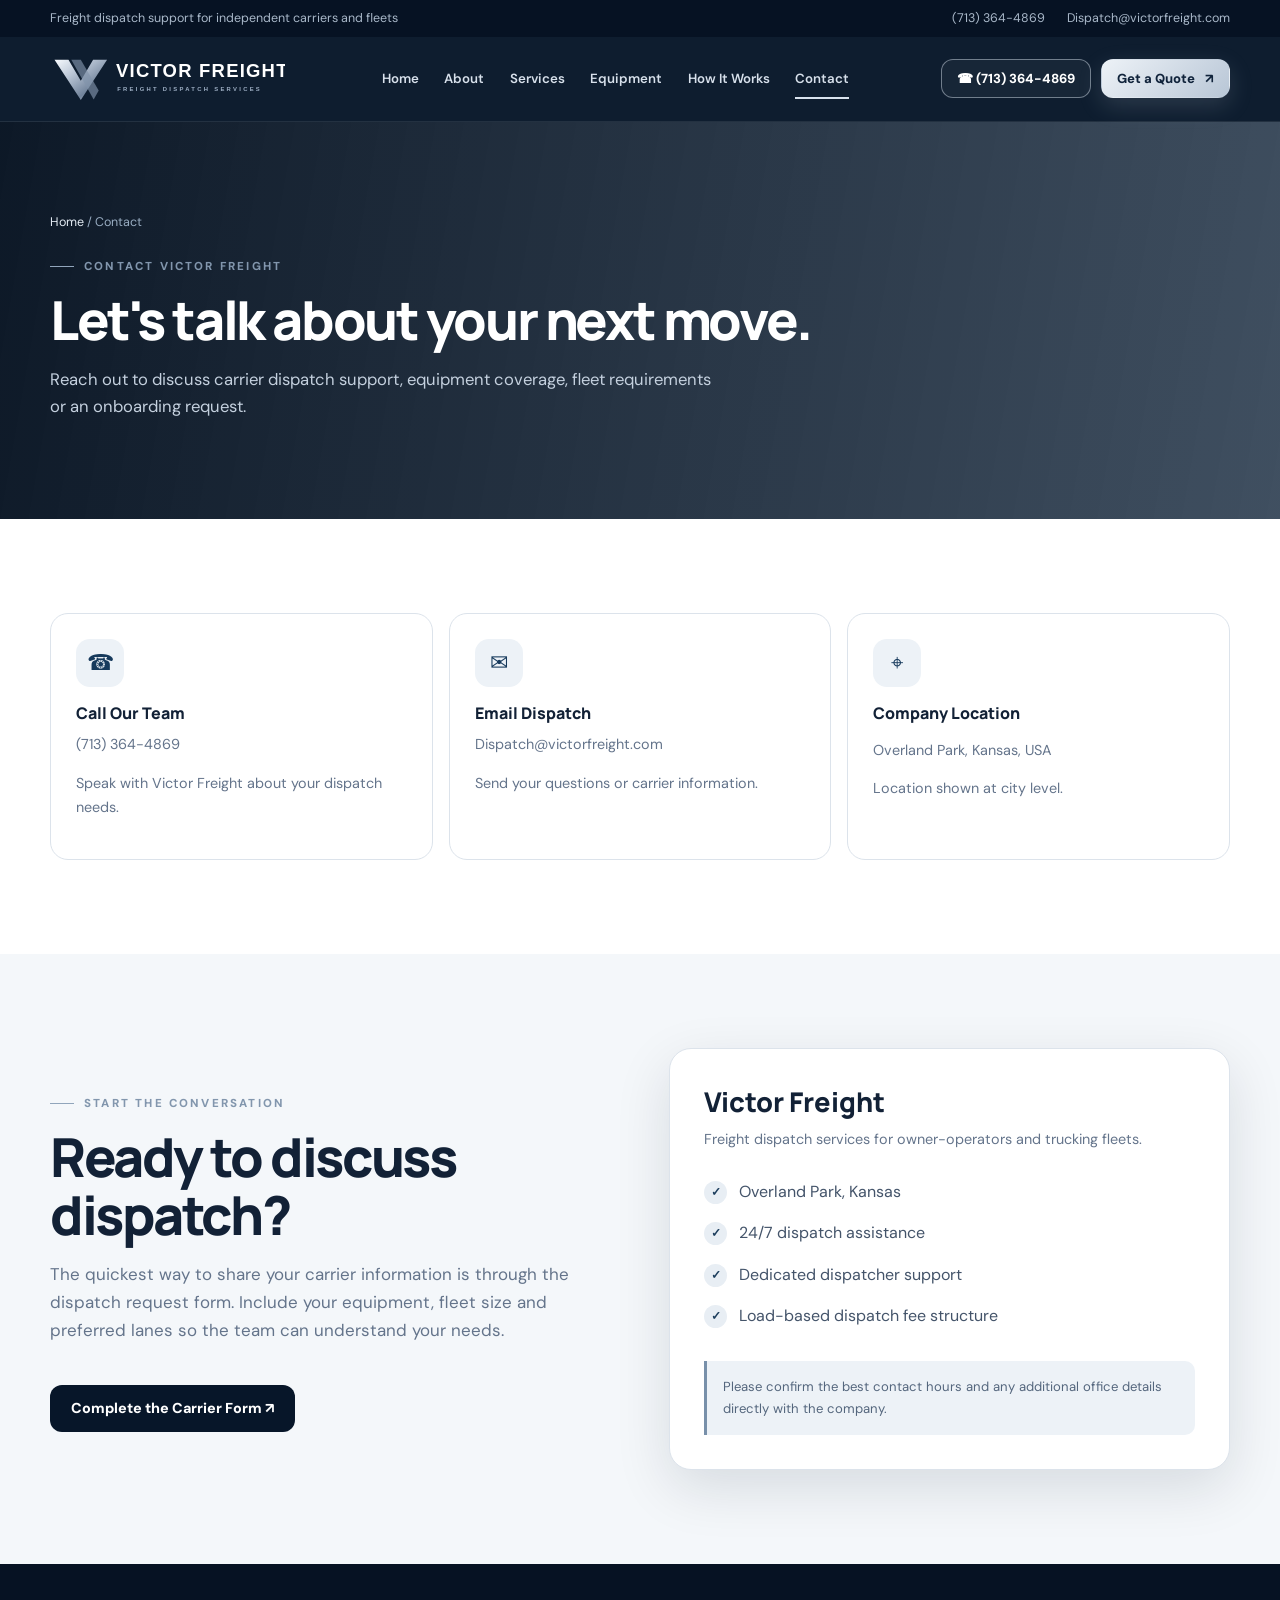
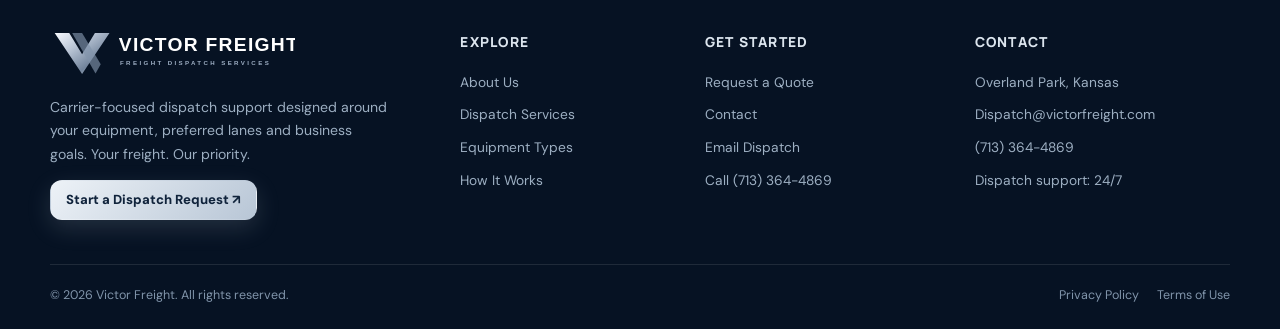
<file: contact.html>
<!doctype html>
<html lang="en-US"><head>
<meta charset="utf-8"><meta name="viewport" content="width=device-width, initial-scale=1">
<title>Contact Victor Freight | Dispatch Support</title><meta name="description" content="Contact Victor Freight in Overland Park, Kansas for carrier dispatch services. Call, email or submit a carrier dispatch request."><meta name="theme-color" content="#071629">
<link rel="icon" type="image/svg+xml" href="assets/img/favicon.svg"><link rel="stylesheet" href="assets/css/style.css">
<meta property="og:type" content="website"><meta property="og:site_name" content="Victor Freight"><meta property="og:title" content="Contact Victor Freight | Dispatch Support"><meta property="og:description" content="Contact Victor Freight in Overland Park, Kansas for carrier dispatch services. Call, email or submit a carrier dispatch request."><meta property="og:image" content="https://images.pexels.com/photos/37753989/pexels-photo-37753989.jpeg?auto=compress&cs=tinysrgb&w=1200">
</head><body data-page="contact">
<div data-site-header></div>

<main><section class="page-hero"><div class="container"><div class="breadcrumb"><a href="index.html">Home</a> / Contact</div><span class="eyebrow">Contact Victor Freight</span><h1 class="page-title">Let's talk about your next move.</h1><p>Reach out to discuss carrier dispatch support, equipment coverage, fleet requirements or an onboarding request.</p></div></section>
<section class="section"><div class="container"><div class="contact-grid"><div class="contact-card"><div class="line-icon">☎</div><h3>Call Our Team</h3><a href="tel:+17133644869">(713) 364-4869</a><p>Speak with Victor Freight about your dispatch needs.</p></div><div class="contact-card"><div class="line-icon">✉</div><h3>Email Dispatch</h3><a href="mailto:Dispatch@victorfreight.com">Dispatch@victorfreight.com</a><p>Send your questions or carrier information.</p></div><div class="contact-card"><div class="line-icon">⌖</div><h3>Company Location</h3><p>Overland Park, Kansas, USA</p><p>Location shown at city level.</p></div></div></div></section>
<section class="section section-soft"><div class="container grid-2"><div><span class="eyebrow">Start the conversation</span><div class="section-head"><h2>Ready to discuss dispatch?</h2><p>The quickest way to share your carrier information is through the dispatch request form. Include your equipment, fleet size and preferred lanes so the team can understand your needs.</p></div><a class="btn btn-dark" href="quote.html">Complete the Carrier Form ↗</a></div><div class="form-card"><h2>Victor Freight</h2><p class="form-intro">Freight dispatch services for owner-operators and trucking fleets.</p><div class="check-list"><li><span class="check">✓</span><span>Overland Park, Kansas</span></li><li><span class="check">✓</span><span>24/7 dispatch assistance</span></li><li><span class="check">✓</span><span>Dedicated dispatcher support</span></li><li><span class="check">✓</span><span>Load-based dispatch fee structure</span></li></div><div class="notice">Please confirm the best contact hours and any additional office details directly with the company.</div></div></div></section></main>
<div data-site-footer></div>
<script src="assets/js/config.js"></script><script src="assets/js/site.js"></script>
</body></html>
</file>
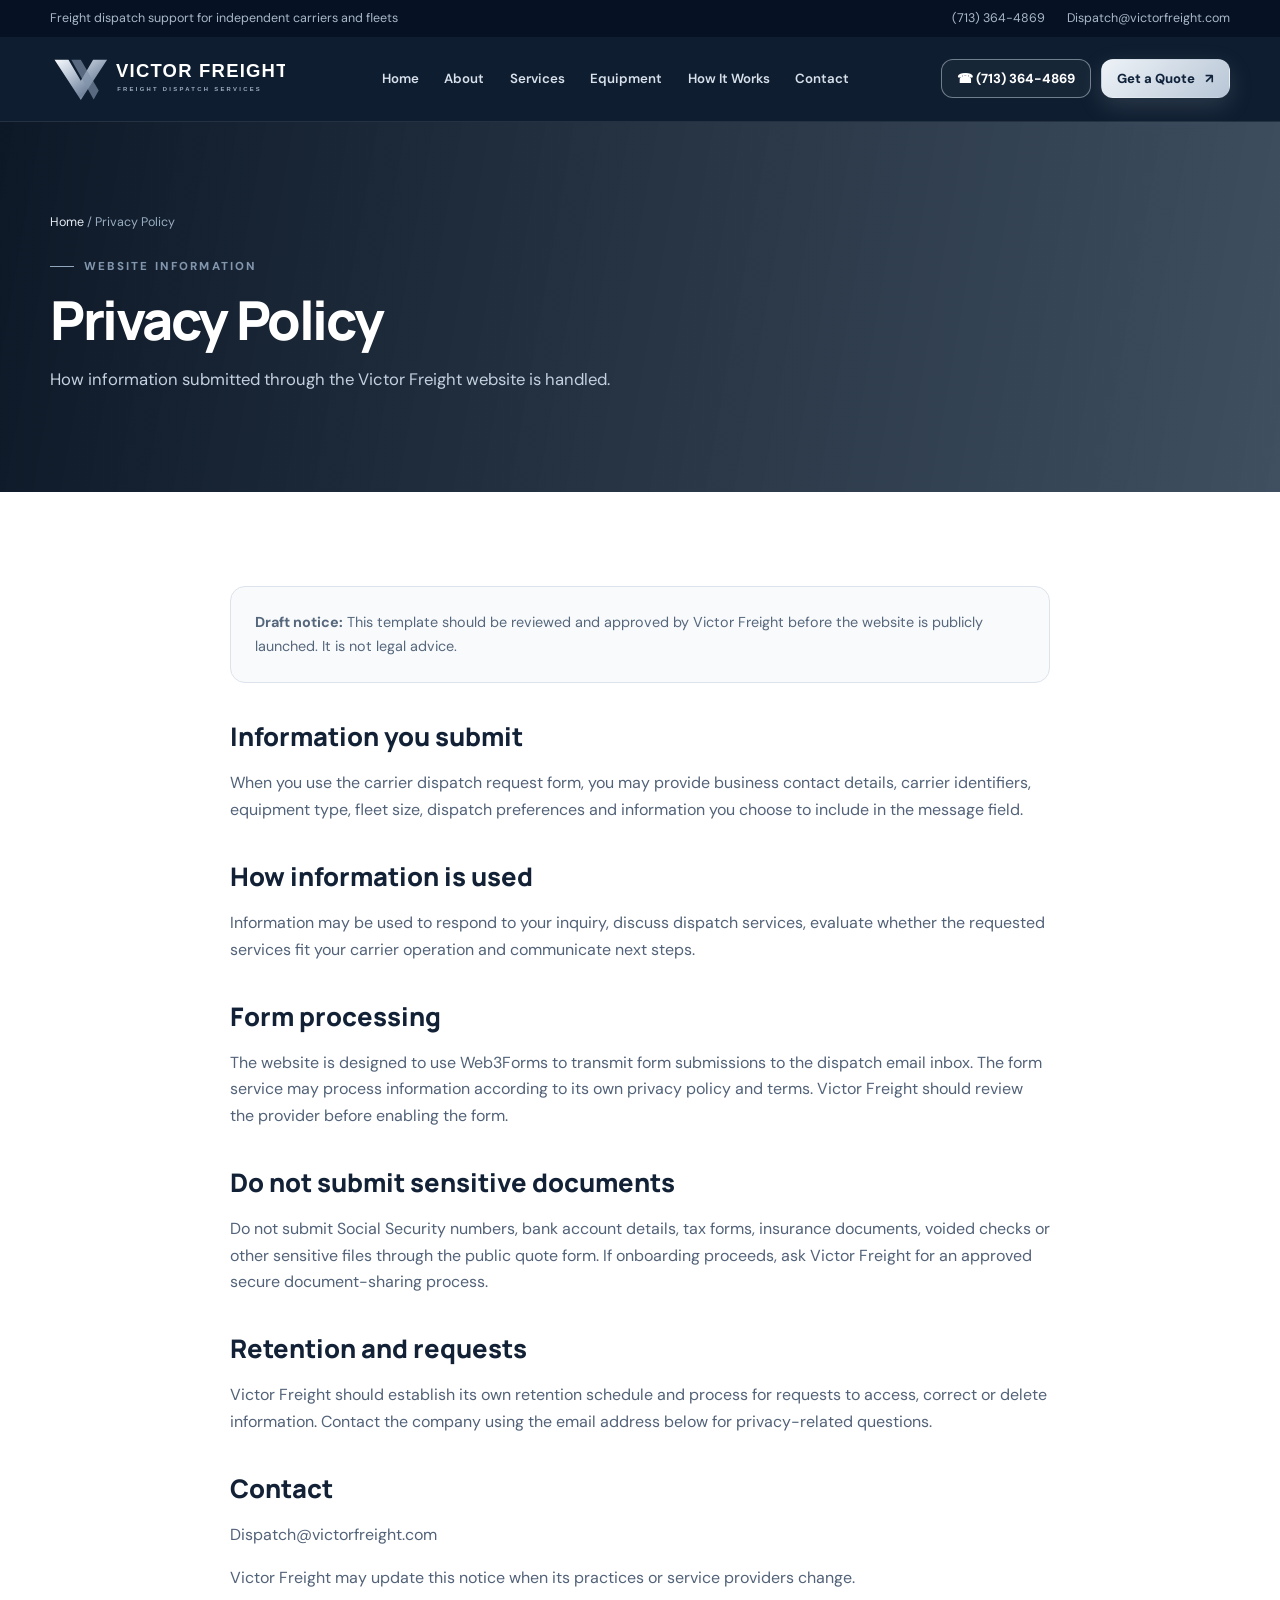
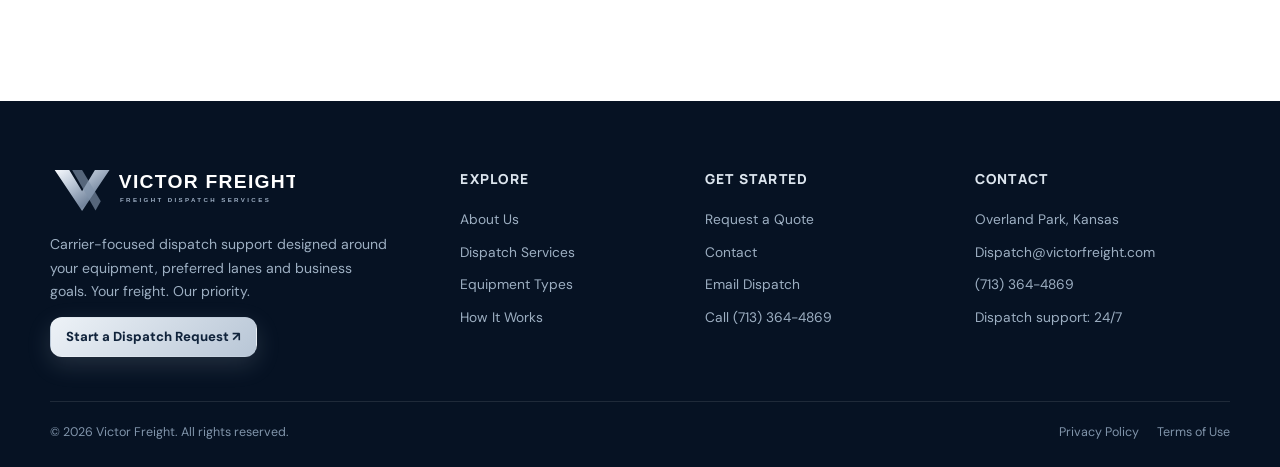
<file: privacy.html>
<!doctype html>
<html lang="en-US"><head>
<meta charset="utf-8"><meta name="viewport" content="width=device-width, initial-scale=1">
<title>Privacy Policy | Victor Freight</title><meta name="description" content="Read the Victor Freight website privacy notice for carrier inquiry form submissions and contact information."><meta name="theme-color" content="#071629">
<link rel="icon" type="image/svg+xml" href="assets/img/favicon.svg"><link rel="stylesheet" href="assets/css/style.css">
<meta property="og:type" content="website"><meta property="og:site_name" content="Victor Freight"><meta property="og:title" content="Privacy Policy | Victor Freight"><meta property="og:description" content="Read the Victor Freight website privacy notice for carrier inquiry form submissions and contact information."><meta property="og:image" content="https://images.pexels.com/photos/37753989/pexels-photo-37753989.jpeg?auto=compress&cs=tinysrgb&w=1200">
</head><body data-page="privacy">
<div data-site-header></div>

<main><section class="page-hero"><div class="container"><div class="breadcrumb"><a href="index.html">Home</a> / Privacy Policy</div><span class="eyebrow">Website information</span><h1 class="page-title">Privacy Policy</h1><p>How information submitted through the Victor Freight website is handled.</p></div></section><section class="section"><div class="container content-narrow"><div class="legal-box"><strong>Draft notice:</strong> This template should be reviewed and approved by Victor Freight before the website is publicly launched. It is not legal advice.</div><h2>Information you submit</h2><p>When you use the carrier dispatch request form, you may provide business contact details, carrier identifiers, equipment type, fleet size, dispatch preferences and information you choose to include in the message field.</p><h2>How information is used</h2><p>Information may be used to respond to your inquiry, discuss dispatch services, evaluate whether the requested services fit your carrier operation and communicate next steps.</p><h2>Form processing</h2><p>The website is designed to use Web3Forms to transmit form submissions to the dispatch email inbox. The form service may process information according to its own privacy policy and terms. Victor Freight should review the provider before enabling the form.</p><h2>Do not submit sensitive documents</h2><p>Do not submit Social Security numbers, bank account details, tax forms, insurance documents, voided checks or other sensitive files through the public quote form. If onboarding proceeds, ask Victor Freight for an approved secure document-sharing process.</p><h2>Retention and requests</h2><p>Victor Freight should establish its own retention schedule and process for requests to access, correct or delete information. Contact the company using the email address below for privacy-related questions.</p><h2>Contact</h2><p><a href="mailto:Dispatch@victorfreight.com">Dispatch@victorfreight.com</a></p><p>Victor Freight may update this notice when its practices or service providers change.</p></div></section></main>
<div data-site-footer></div>
<script src="assets/js/config.js"></script><script src="assets/js/site.js"></script>
</body></html>
</file>
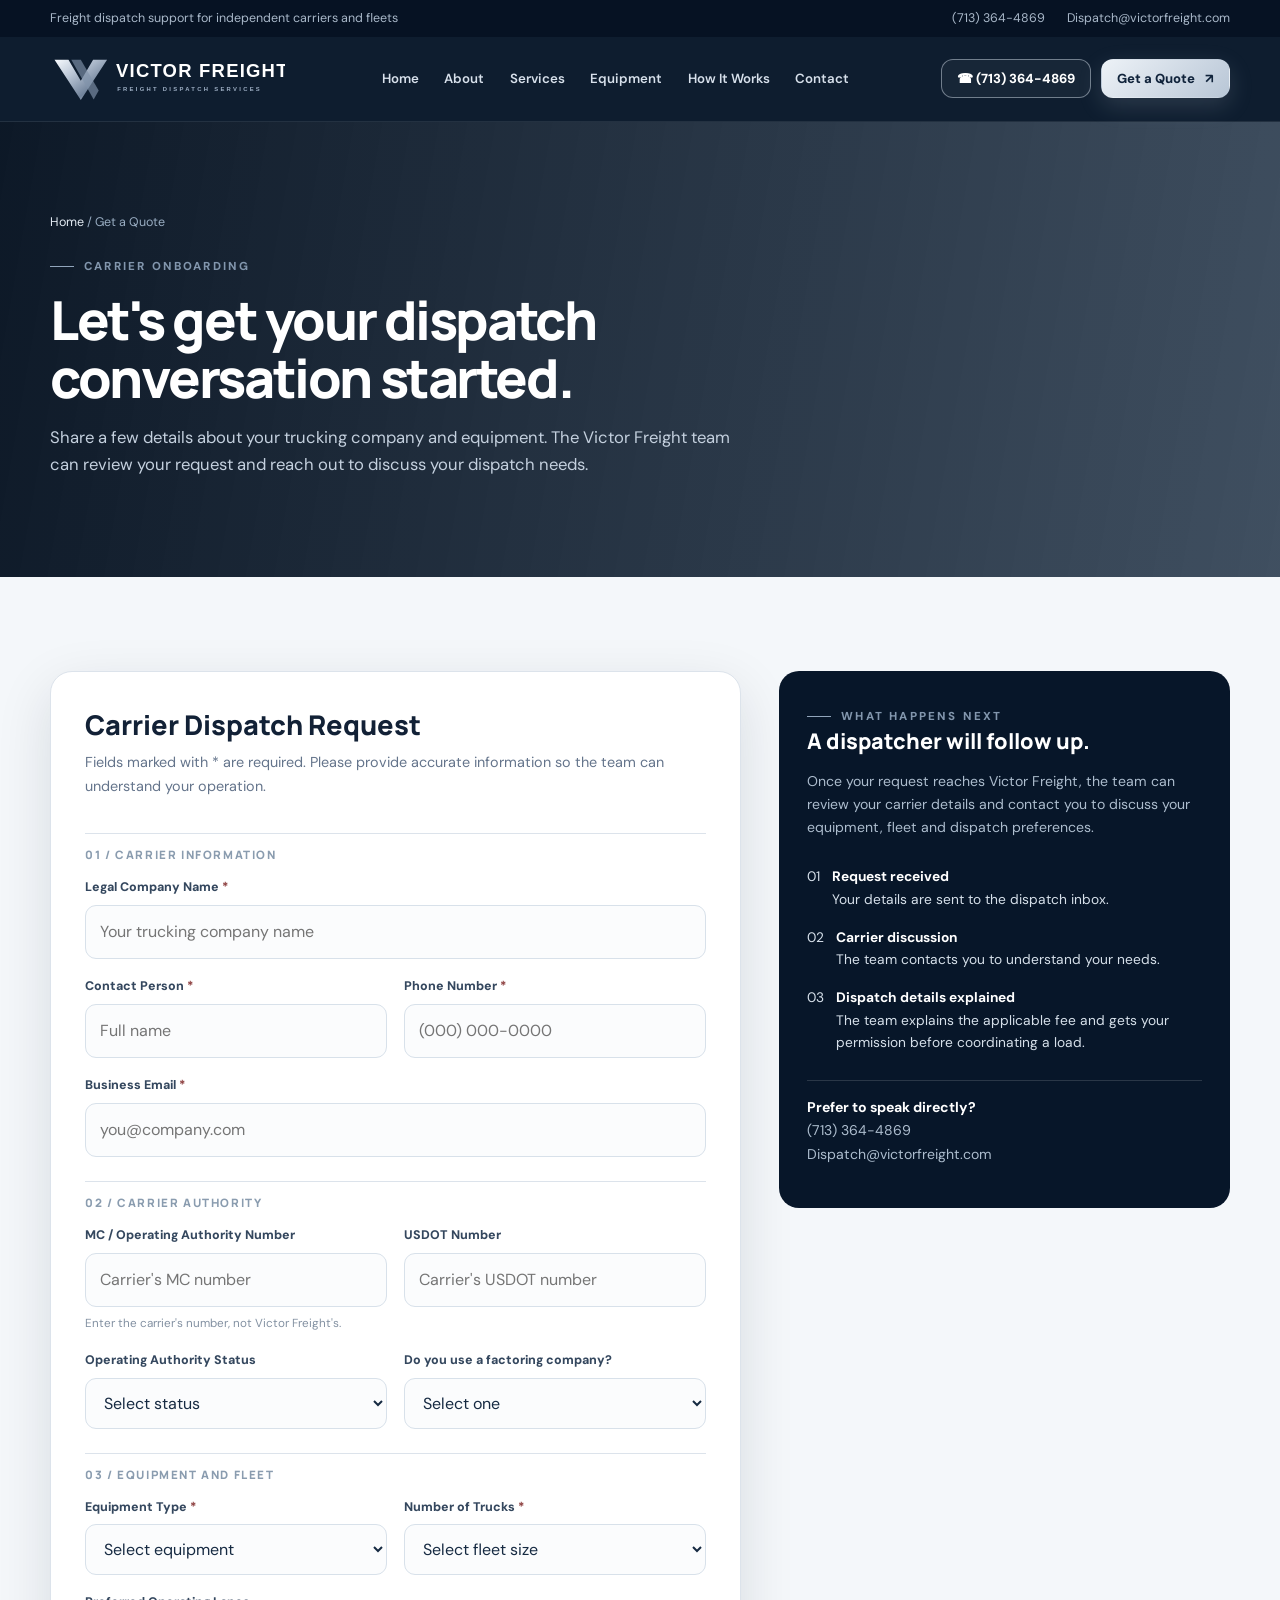
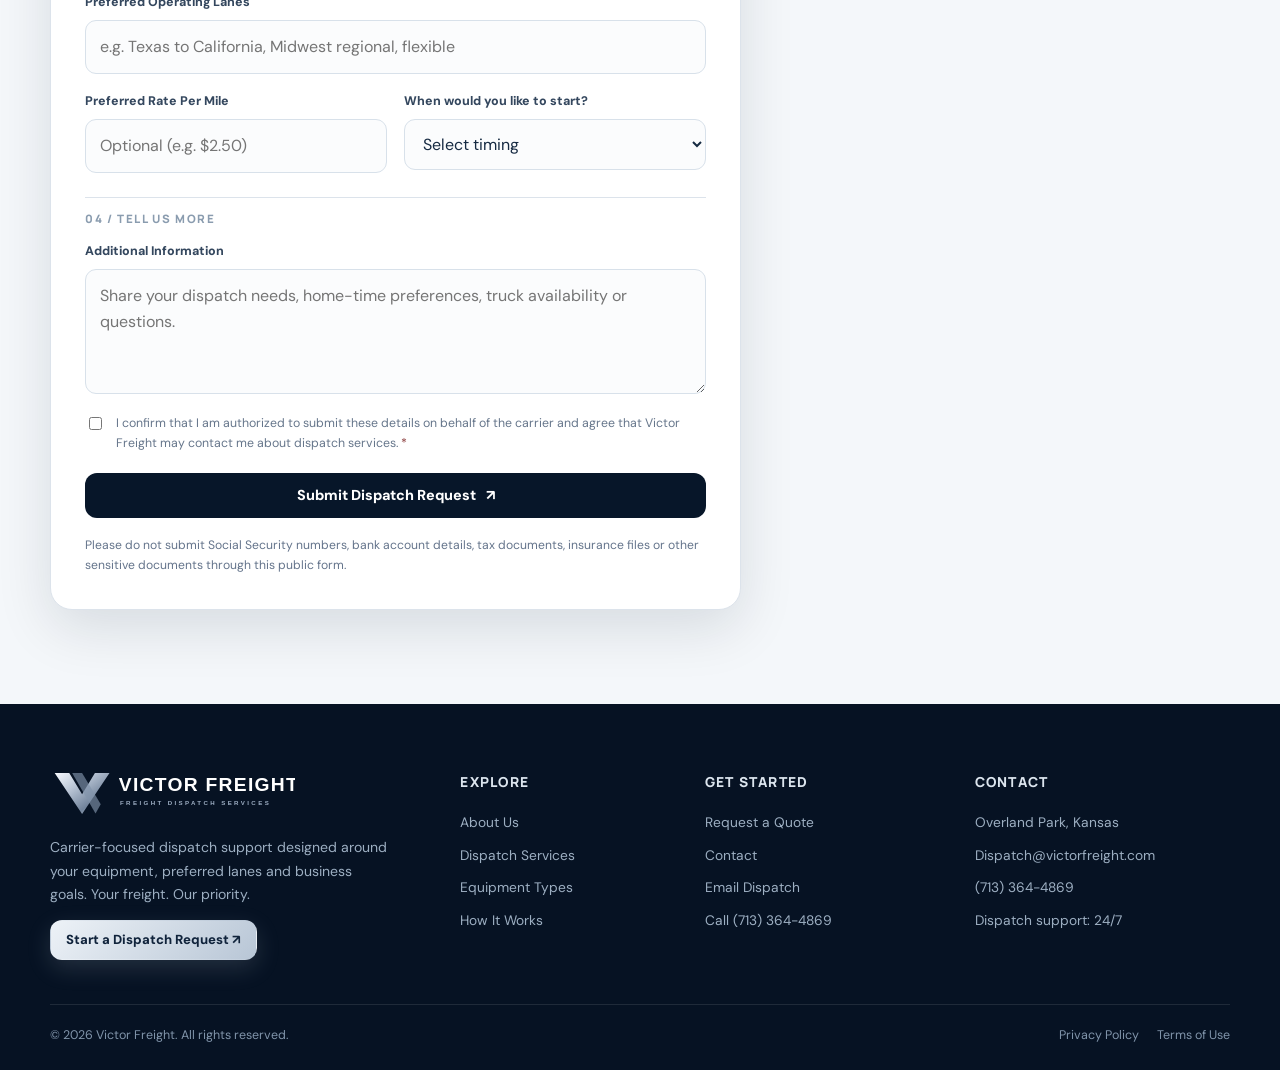
<file: quote.html>
<!doctype html>
<html lang="en-US"><head>
<meta charset="utf-8"><meta name="viewport" content="width=device-width, initial-scale=1">
<title>Get a Dispatch Quote | Victor Freight Carrier Request</title><meta name="description" content="Request freight dispatch services from Victor Freight. Submit your carrier, equipment, fleet and dispatch preferences for follow-up."><meta name="theme-color" content="#071629">
<link rel="icon" type="image/svg+xml" href="assets/img/favicon.svg"><link rel="stylesheet" href="assets/css/style.css">
<meta property="og:type" content="website"><meta property="og:site_name" content="Victor Freight"><meta property="og:title" content="Get a Dispatch Quote | Victor Freight Carrier Request"><meta property="og:description" content="Request freight dispatch services from Victor Freight. Submit your carrier, equipment, fleet and dispatch preferences for follow-up."><meta property="og:image" content="https://images.pexels.com/photos/37753989/pexels-photo-37753989.jpeg?auto=compress&cs=tinysrgb&w=1200">
</head><body data-page="quote">
<div data-site-header></div>

<main><section class="page-hero"><div class="container"><div class="breadcrumb"><a href="index.html">Home</a> / Get a Quote</div><span class="eyebrow">Carrier onboarding</span><h1 class="page-title">Let's get your dispatch conversation started.</h1><p>Share a few details about your trucking company and equipment. The Victor Freight team can review your request and reach out to discuss your dispatch needs.</p></div></section>
<section class="section section-soft"><div class="container form-layout">
<div class="form-card"><h2>Carrier Dispatch Request</h2><p class="form-intro">Fields marked with * are required. Please provide accurate information so the team can understand your operation.</p>
<form data-quote-form novalidate>
<div class="honeypot" aria-hidden="true"><label>Leave this field empty<input type="text" name="company_website" tabindex="-1" autocomplete="off"></label></div>
<div class="form-grid">
<div class="form-section-label">01 / Carrier information</div>
<div class="field field-full"><label for="company">Legal Company Name <span class="required">*</span></label><input id="company" name="carrier_company" autocomplete="organization" required maxlength="120" placeholder="Your trucking company name"></div>
<div class="field"><label for="contact">Contact Person <span class="required">*</span></label><input id="contact" name="contact_name" autocomplete="name" required maxlength="90" placeholder="Full name"></div>
<div class="field"><label for="phone">Phone Number <span class="required">*</span></label><input id="phone" name="phone" type="tel" autocomplete="tel" required maxlength="35" placeholder="(000) 000-0000"></div>
<div class="field field-full"><label for="email">Business Email <span class="required">*</span></label><input id="email" name="email" type="email" autocomplete="email" required maxlength="150" placeholder="you@company.com"></div>
<div class="form-section-label">02 / Carrier authority</div>
<div class="field"><label for="mc">MC / Operating Authority Number</label><input id="mc" name="carrier_mc_number" maxlength="40" placeholder="Carrier's MC number"><small>Enter the carrier's number, not Victor Freight's.</small></div>
<div class="field"><label for="dot">USDOT Number</label><input id="dot" name="carrier_usdot_number" maxlength="40" placeholder="Carrier's USDOT number"></div>
<div class="field"><label for="authority">Operating Authority Status</label><select id="authority" name="authority_status"><option value="">Select status</option><option>Active</option><option>Pending</option><option>Not sure</option></select></div>
<div class="field"><label for="factoring">Do you use a factoring company?</label><select id="factoring" name="factoring_status"><option value="">Select one</option><option>Yes</option><option>No</option><option>Not sure</option></select></div>
<div class="form-section-label">03 / Equipment and fleet</div>
<div class="field"><label for="equipment">Equipment Type <span class="required">*</span></label><select id="equipment" name="equipment_type" required><option value="">Select equipment</option><option>Dry Van</option><option>Reefer</option><option>Flatbed</option><option>Power Only</option><option>Box Truck</option><option>Hotshot</option><option>Step Deck</option><option>Sprinter Van</option><option>Multiple equipment types</option></select></div>
<div class="field"><label for="trucks">Number of Trucks <span class="required">*</span></label><select id="trucks" name="fleet_size" required><option value="">Select fleet size</option><option>1 truck</option><option>2–5 trucks</option><option>6–10 trucks</option><option>11–20 trucks</option><option>21–50 trucks</option><option>51+ trucks</option></select></div>
<div class="field field-full"><label for="lanes">Preferred Operating Lanes</label><input id="lanes" name="preferred_lanes" maxlength="180" placeholder="e.g. Texas to California, Midwest regional, flexible"></div>
<div class="field"><label for="rpm">Preferred Rate Per Mile</label><input id="rpm" name="target_rate_per_mile" maxlength="40" placeholder="Optional (e.g. $2.50)" inputmode="decimal"></div>
<div class="field"><label for="dispatch-start">When would you like to start?</label><select id="dispatch-start" name="start_timing"><option value="">Select timing</option><option>As soon as possible</option><option>Within 1 week</option><option>Within 2–4 weeks</option><option>Just exploring</option></select></div>
<div class="form-section-label">04 / Tell us more</div>
<div class="field field-full"><label for="message">Additional Information</label><textarea id="message" name="additional_information" maxlength="1500" placeholder="Share your dispatch needs, home-time preferences, truck availability or questions."></textarea></div>
</div>
<label class="consent"><input type="checkbox" name="contact_consent" value="I authorize Victor Freight to contact me about dispatch services." required><span>I confirm that I am authorized to submit these details on behalf of the carrier and agree that Victor Freight may contact me about dispatch services. <span class="required">*</span></span></label>
<button class="btn btn-dark form-submit" type="submit">Submit Dispatch Request <span>↗</span></button>
<div class="form-status" data-form-status role="status" aria-live="polite"></div>
</form><p class="muted" style="font-size:.76rem;margin:17px 0 0">Please do not submit Social Security numbers, bank account details, tax documents, insurance files or other sensitive documents through this public form.</p>
</div>
<aside class="form-aside"><span class="eyebrow">What happens next</span><h3>A dispatcher will follow up.</h3><p>Once your request reaches Victor Freight, the team can review your carrier details and contact you to discuss your equipment, fleet and dispatch preferences.</p>
<div class="aside-list"><div><span>01</span><span><b>Request received</b> Your details are sent to the dispatch inbox.</span></div><div><span>02</span><span><b>Carrier discussion</b> The team contacts you to understand your needs.</span></div><div><span>03</span><span><b>Dispatch details explained</b> The team explains the applicable fee and gets your permission before coordinating a load.</span></div></div>
<div class="hero-card-rule"></div><p><b style="color:#fff">Prefer to speak directly?</b><br><a href="tel:+17133644869">(713) 364-4869</a><br><a href="mailto:Dispatch@victorfreight.com">Dispatch@victorfreight.com</a></p>
</aside></div></section></main>
<div data-site-footer></div>
<script src="assets/js/config.js"></script><script src="assets/js/site.js"></script><script src="assets/js/forms.js"></script>
</body></html>
</file>
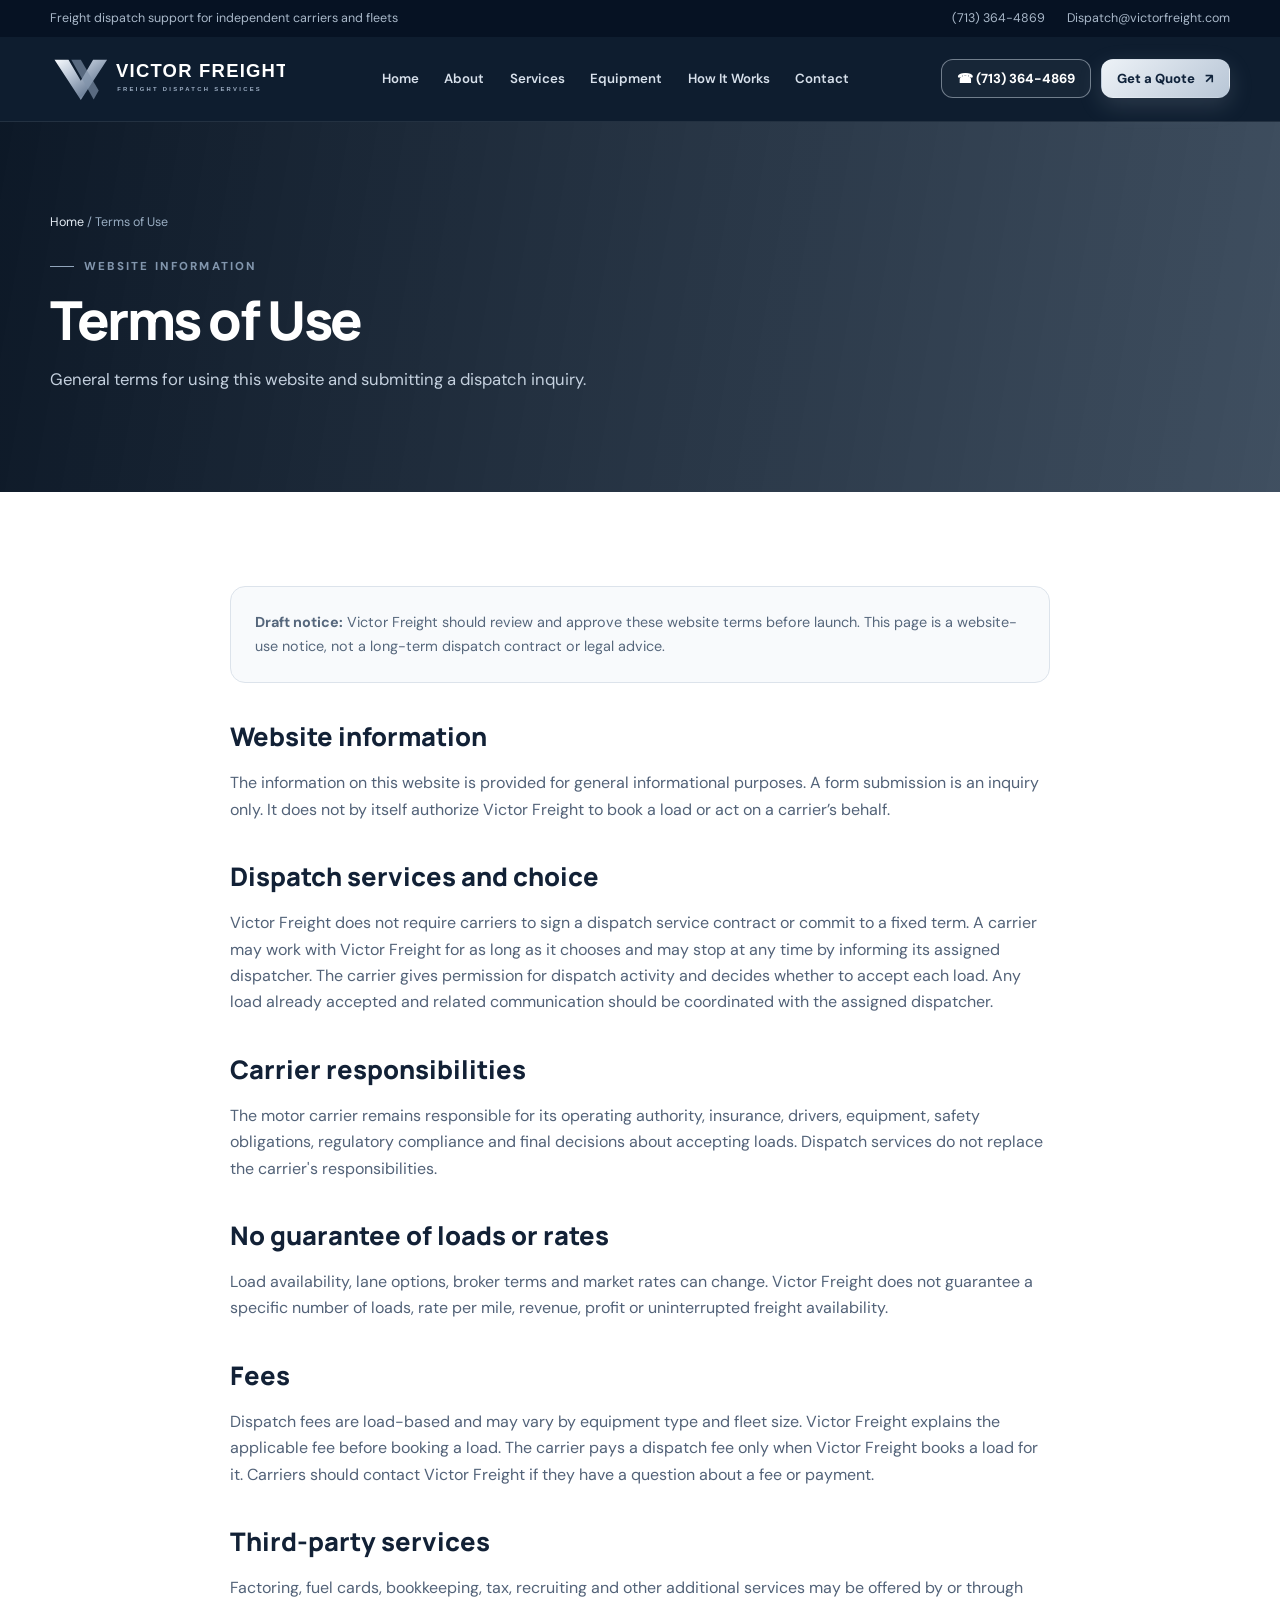
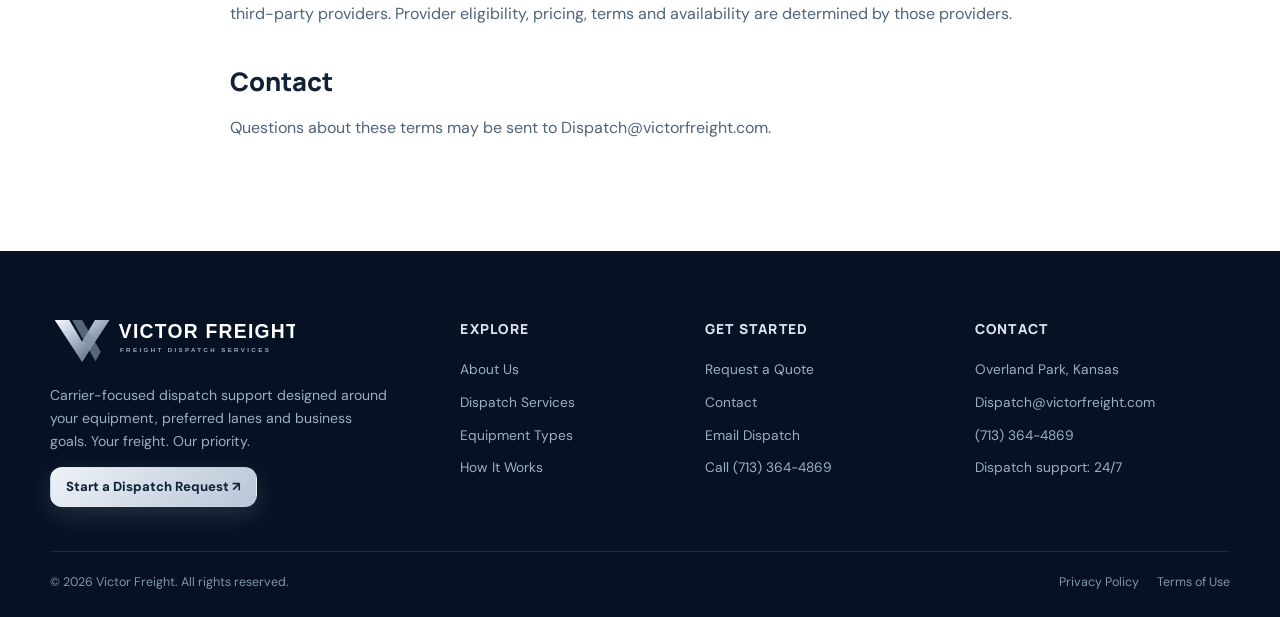
<file: terms.html>
<!doctype html>
<html lang="en-US"><head>
<meta charset="utf-8"><meta name="viewport" content="width=device-width, initial-scale=1">
<title>Terms of Use | Victor Freight</title><meta name="description" content="Terms for using the Victor Freight website and submitting a carrier dispatch inquiry."><meta name="theme-color" content="#071629">
<link rel="icon" type="image/svg+xml" href="assets/img/favicon.svg"><link rel="stylesheet" href="assets/css/style.css">
<meta property="og:type" content="website"><meta property="og:site_name" content="Victor Freight"><meta property="og:title" content="Terms of Use | Victor Freight"><meta property="og:description" content="Terms for using the Victor Freight website and submitting a carrier dispatch inquiry."><meta property="og:image" content="https://images.pexels.com/photos/37753989/pexels-photo-37753989.jpeg?auto=compress&cs=tinysrgb&w=1200">
</head><body data-page="terms">
<div data-site-header></div>

<main><section class="page-hero"><div class="container"><div class="breadcrumb"><a href="index.html">Home</a> / Terms of Use</div><span class="eyebrow">Website information</span><h1 class="page-title">Terms of Use</h1><p>General terms for using this website and submitting a dispatch inquiry.</p></div></section><section class="section"><div class="container content-narrow"><div class="legal-box"><strong>Draft notice:</strong> Victor Freight should review and approve these website terms before launch. This page is a website-use notice, not a long-term dispatch contract or legal advice.</div><h2>Website information</h2><p>The information on this website is provided for general informational purposes. A form submission is an inquiry only. It does not by itself authorize Victor Freight to book a load or act on a carrier’s behalf.</p><h2>Dispatch services and choice</h2><p>Victor Freight does not require carriers to sign a dispatch service contract or commit to a fixed term. A carrier may work with Victor Freight for as long as it chooses and may stop at any time by informing its assigned dispatcher. The carrier gives permission for dispatch activity and decides whether to accept each load. Any load already accepted and related communication should be coordinated with the assigned dispatcher.</p><h2>Carrier responsibilities</h2><p>The motor carrier remains responsible for its operating authority, insurance, drivers, equipment, safety obligations, regulatory compliance and final decisions about accepting loads. Dispatch services do not replace the carrier's responsibilities.</p><h2>No guarantee of loads or rates</h2><p>Load availability, lane options, broker terms and market rates can change. Victor Freight does not guarantee a specific number of loads, rate per mile, revenue, profit or uninterrupted freight availability.</p><h2>Fees</h2><p>Dispatch fees are load-based and may vary by equipment type and fleet size. Victor Freight explains the applicable fee before booking a load. The carrier pays a dispatch fee only when Victor Freight books a load for it. Carriers should contact Victor Freight if they have a question about a fee or payment.</p><h2>Third-party services</h2><p>Factoring, fuel cards, bookkeeping, tax, recruiting and other additional services may be offered by or through third-party providers. Provider eligibility, pricing, terms and availability are determined by those providers.</p><h2>Contact</h2><p>Questions about these terms may be sent to <a href="mailto:Dispatch@victorfreight.com">Dispatch@victorfreight.com</a>.</p></div></section></main>
<div data-site-footer></div>
<script src="assets/js/config.js"></script><script src="assets/js/site.js"></script>
</body></html>
</file>
<file: assets/css/style.css>
@import url('https://fonts.googleapis.com/css2?family=DM+Sans:wght@400;500;600;700;800&family=Manrope:wght@400;500;600;700;800&display=swap');
:root{--navy:#071629;--navy-2:#0d2038;--navy-3:#142b47;--silver:#c5d0dc;--silver-2:#8ea0b5;--ink:#122136;--muted:#64748b;--line:#dce3eb;--paper:#f4f7fa;--white:#fff;--accent:#dbe5ef;--blue:#315779;--shadow:0 18px 55px rgba(7,22,41,.12);--radius:22px;--max:1180px}
*{box-sizing:border-box}html{scroll-behavior:smooth;scroll-padding-top:90px}body{margin:0;font-family:'DM Sans',Arial,sans-serif;color:var(--ink);background:#fff;line-height:1.65;-webkit-font-smoothing:antialiased}img{max-width:100%;display:block}a{color:inherit;text-decoration:none}button,input,select,textarea{font:inherit}button,a{ -webkit-tap-highlight-color:transparent}.container{width:min(var(--max),calc(100% - 44px));margin-inline:auto}.eyebrow{display:inline-flex;align-items:center;gap:10px;color:#8296ad;font-size:.72rem;font-weight:800;letter-spacing:.19em;text-transform:uppercase}.eyebrow:before{content:'';width:24px;height:1px;background:#91a5bb}.section{padding:94px 0}.section-tight{padding:66px 0}.section-dark{background:var(--navy);color:#fff}.section-soft{background:var(--paper)}.section-head{max-width:720px;margin-bottom:40px}.section-head h2,.page-title{font:800 clamp(2rem,4.2vw,3.55rem)/1.08 Manrope, sans-serif;letter-spacing:-.045em;margin:15px 0}.section-head p,.lead{font-size:1.06rem;color:var(--muted);max-width:650px}.section-dark .section-head p{color:#aebed0}.topline{background:#061223;color:#a9b8c9;font-size:.78rem}.topline-inner{display:flex;justify-content:space-between;gap:18px;padding:8px 0}.topline a:hover{color:#fff}.topline-links{display:flex;gap:22px}.site-header{position:sticky;top:0;z-index:50;background:rgba(7,22,41,.97);backdrop-filter:blur(16px);border-bottom:1px solid rgba(255,255,255,.09)}.nav-wrap{min-height:84px;display:flex;align-items:center;justify-content:space-between;gap:24px}.brand{display:inline-flex;align-items:center;min-width:240px}.brand img{width:235px;height:auto}.nav{display:flex;align-items:center;gap:clamp(14px,2vw,27px);color:#d7e0eb;font-size:.83rem;font-weight:600}.nav a{position:relative;padding:31px 0;white-space:nowrap}.nav a:after{content:'';position:absolute;left:0;bottom:22px;width:0;height:2px;background:#d8e2ed;transition:width .25s}.nav a:hover:after,.nav a.active:after{width:100%}.nav-actions{display:flex;gap:10px;align-items:center}.btn{display:inline-flex;align-items:center;justify-content:center;gap:10px;border:1px solid transparent;border-radius:12px;padding:14px 20px;font-size:.9rem;font-weight:800;line-height:1.2;cursor:pointer;transition:transform .2s,background .2s,border-color .2s,box-shadow .2s}.btn:hover{transform:translateY(-2px)}.btn-primary{background:linear-gradient(135deg,#edf2f7,#b8c6d6);color:#10233b;box-shadow:0 8px 24px rgba(190,205,220,.16)}.btn-primary:hover{background:#fff;box-shadow:0 12px 28px rgba(190,205,220,.25)}.btn-outline{color:#fff;border-color:rgba(221,232,244,.45);background:rgba(255,255,255,.04)}.btn-outline:hover{background:rgba(255,255,255,.12);border-color:#d9e3ee}.btn-dark{background:var(--navy);color:#fff}.btn-dark:hover{background:#173555}.btn-light{background:#fff;color:var(--navy);border-color:var(--line)}.btn-sm{padding:11px 15px;font-size:.82rem}.menu-toggle{display:none;border:1px solid rgba(255,255,255,.22);background:transparent;color:#fff;width:44px;height:44px;border-radius:12px;font-size:1.3rem}.hero{position:relative;min-height:650px;display:flex;align-items:center;overflow:hidden;color:#fff;background:#071629}.hero:before{content:'';position:absolute;inset:0;background:linear-gradient(90deg,rgba(5,17,32,.97) 0%,rgba(5,17,32,.86) 34%,rgba(5,17,32,.38) 68%,rgba(5,17,32,.32) 100%),linear-gradient(0deg,rgba(5,17,32,.6),transparent 45%),url('https://images.pexels.com/photos/37753989/pexels-photo-37753989.jpeg?auto=compress&cs=tinysrgb&w=2200') center 54%/cover no-repeat;transform:scale(1.015)}.hero-content{position:relative;z-index:1;padding:96px 0 100px;max-width:720px}.hero h1{font:800 clamp(2.65rem,6vw,5.35rem)/1.02 Manrope,sans-serif;letter-spacing:-.06em;margin:22px 0 24px}.hero h1 span{color:#c2d0df}.hero p{max-width:590px;color:#d0dae5;font-size:1.08rem;line-height:1.8}.hero-actions{display:flex;flex-wrap:wrap;gap:13px;margin-top:32px}.hero-note{display:flex;align-items:center;gap:11px;margin-top:35px;color:#c1ccd9;font-size:.83rem}.hero-note .dot{width:7px;height:7px;border-radius:50%;background:#dce8f3;box-shadow:0 0 0 5px rgba(220,232,243,.14)}.hero-card{position:absolute;z-index:2;right:max(28px,calc((100vw - var(--max))/2));bottom:36px;width:300px;padding:22px 24px;background:rgba(8,25,45,.82);border:1px solid rgba(224,235,246,.24);border-radius:18px;backdrop-filter:blur(18px);box-shadow:var(--shadow)}.hero-card strong{display:block;font:700 1rem Manrope;margin-bottom:5px}.hero-card span{font-size:.82rem;color:#b7c7d8}.hero-card-top{display:flex;align-items:center;gap:13px;margin-bottom:15px}.hero-card-icon{display:grid;place-items:center;width:42px;height:42px;border:1px solid #849bb4;border-radius:13px;color:#e6eef6;font-size:1.2rem}.hero-card-rule{height:1px;background:rgba(255,255,255,.14);margin:15px 0}.proof-strip{background:#0b1d33;color:#fff;border-top:1px solid rgba(255,255,255,.08);border-bottom:1px solid rgba(255,255,255,.08)}.proof-grid{display:grid;grid-template-columns:repeat(4,1fr)}.proof-item{display:flex;align-items:center;gap:15px;padding:24px 22px;border-right:1px solid rgba(255,255,255,.12)}.proof-item:first-child{padding-left:0}.proof-item:last-child{border:0}.proof-icon{width:42px;height:42px;flex:0 0 42px;display:grid;place-items:center;border:1px solid rgba(196,211,227,.34);border-radius:13px;color:#d7e2ef;font-size:1.15rem}.proof-item strong{display:block;font-size:.92rem}.proof-item span{display:block;color:#9db0c5;font-size:.75rem;margin-top:2px}.grid-2{display:grid;grid-template-columns:1fr 1fr;gap:58px;align-items:center}.media-frame{position:relative;border-radius:24px;overflow:hidden;box-shadow:var(--shadow);background:var(--navy)}.media-frame img{width:100%;height:500px;object-fit:cover}.media-caption{position:absolute;left:20px;right:20px;bottom:20px;padding:17px 19px;background:rgba(7,22,41,.84);backdrop-filter:blur(12px);border:1px solid rgba(255,255,255,.17);color:#fff;border-radius:15px}.media-caption strong{display:block;font:700 1.02rem Manrope}.media-caption span{font-size:.8rem;color:#bdcad8}.check-list{display:grid;gap:15px;padding:0;margin:27px 0 32px;list-style:none}.check-list li{display:flex;gap:12px;align-items:flex-start;color:#44546a}.check{display:inline-grid;place-items:center;flex:0 0 23px;width:23px;height:23px;border-radius:50%;background:#e8eef4;color:#1d3e5d;font-size:.78rem;font-weight:900;margin-top:2px}.service-grid{display:grid;grid-template-columns:repeat(4,1fr);gap:17px}.service-card{position:relative;overflow:hidden;min-height:270px;border-radius:19px;background:#0d2038;color:#fff;isolation:isolate}.service-card img{position:absolute;inset:0;width:100%;height:100%;object-fit:cover;opacity:.52;transition:transform .55s,opacity .35s;z-index:-2}.service-card:after{content:'';position:absolute;inset:0;background:linear-gradient(0deg,rgba(5,17,32,.98),rgba(5,17,32,.08) 75%);z-index:-1}.service-card:hover img{transform:scale(1.06);opacity:.68}.service-card-content{position:absolute;inset:auto 20px 20px}.service-card .mini-label{color:#c0cfdd;font-size:.68rem;font-weight:800;letter-spacing:.14em;text-transform:uppercase}.service-card h3{font:800 1.25rem Manrope;margin:7px 0 7px}.service-card p{color:#c1cdda;font-size:.82rem;line-height:1.5;margin:0}.service-card .arrow{display:inline-flex;margin-top:13px;color:#e3ebf3;font-weight:800;font-size:.84rem}.icon-grid{display:grid;grid-template-columns:repeat(4,1fr);gap:16px}.icon-card{border:1px solid var(--line);border-radius:17px;padding:23px;background:#fff;transition:transform .22s,box-shadow .22s,border-color .22s}.icon-card:hover{transform:translateY(-4px);box-shadow:var(--shadow);border-color:#a9bacb}.line-icon{width:48px;height:48px;display:grid;place-items:center;background:#edf2f7;color:#173a5c;border-radius:14px;font-size:1.35rem;margin-bottom:18px}.icon-card h3{font:800 1.03rem Manrope;margin:0 0 8px}.icon-card p{font-size:.85rem;color:var(--muted);margin:0}.feature-band{background:linear-gradient(120deg,#0b1d33,#183757);color:#fff;border-radius:24px;padding:42px 44px;display:flex;align-items:center;justify-content:space-between;gap:35px;overflow:hidden;position:relative}.feature-band:after{content:'VF';position:absolute;right:8%;top:-65px;font:800 14rem Manrope;color:rgba(255,255,255,.035);letter-spacing:-.1em}.feature-band>*{position:relative;z-index:1}.feature-band h2{font:800 clamp(1.7rem,3vw,2.7rem)/1.1 Manrope;margin:10px 0}.feature-band p{color:#bdcbd9;max-width:620px;margin:0}.steps{display:grid;grid-template-columns:repeat(4,1fr);gap:16px;counter-reset:step}.step-card{position:relative;padding:25px 22px;border:1px solid rgba(210,225,240,.16);border-radius:17px;background:rgba(255,255,255,.035)}.step-number{display:grid;place-items:center;width:39px;height:39px;border-radius:12px;background:#dce6ef;color:#102943;font:800 .88rem Manrope;margin-bottom:19px}.step-card h3{font:800 1rem Manrope;margin:0 0 8px}.step-card p{font-size:.84rem;color:#aebed0;margin:0}.testimonial{padding:32px;border-radius:20px;background:#fff;box-shadow:var(--shadow);border:1px solid var(--line)}.quote-mark{font:800 3.8rem/1 Georgia;color:#9aacc0}.testimonial blockquote{font:600 1.14rem/1.6 Manrope;color:#23364c;margin:0 0 22px}.testimonial .byline{font-size:.85rem;color:var(--muted)}.cta-panel{background:linear-gradient(110deg,#0b1b30,#173755);color:#fff;padding:72px 0;position:relative;overflow:hidden}.cta-panel:after{content:'';position:absolute;width:550px;height:550px;right:-100px;top:-280px;border:1px solid rgba(255,255,255,.12);border-radius:50%;box-shadow:0 0 0 55px rgba(255,255,255,.025),0 0 0 110px rgba(255,255,255,.02)}.cta-inner{position:relative;z-index:1;display:flex;align-items:center;justify-content:space-between;gap:30px}.cta-inner h2{font:800 clamp(2rem,4vw,3.35rem)/1.08 Manrope;letter-spacing:-.04em;margin:12px 0}.cta-inner p{color:#bac9d8;max-width:620px;margin:0}.cta-actions{display:flex;gap:12px;flex-wrap:wrap}.site-footer{background:#061223;color:#fff;padding:62px 0 24px}.footer-grid{display:grid;grid-template-columns:1.45fr .8fr .9fr 1fr;gap:40px;padding-bottom:44px}.footer-brand img{width:245px;margin-bottom:18px}.footer-brand p{max-width:340px;color:#9dafc2;font-size:.88rem}.footer-col h3{font:800 .86rem Manrope;letter-spacing:.09em;text-transform:uppercase;margin:6px 0 20px;color:#dce5ee}.footer-col a,.footer-col p{display:block;color:#9dafc2;font-size:.86rem;margin:10px 0}.footer-col a:hover{color:#fff}.footer-bottom{border-top:1px solid rgba(255,255,255,.1);padding-top:20px;display:flex;justify-content:space-between;gap:20px;flex-wrap:wrap;color:#8094aa;font-size:.78rem}.footer-legal{display:flex;gap:18px}.page-hero{background:linear-gradient(100deg,rgba(5,17,32,.97),rgba(10,30,52,.78)),url('https://images.pexels.com/photos/15595843/pexels-photo-15595843.jpeg?auto=compress&cs=tinysrgb&w=1900') center 48%/cover no-repeat;color:#fff;padding:90px 0 82px}.page-hero .container{max-width:var(--max)}.page-hero .page-title{max-width:830px;color:#fff}.page-hero p{max-width:680px;color:#c4d0de;font-size:1.04rem}.breadcrumb{font-size:.78rem;color:#99adc2;margin-bottom:17px}.breadcrumb a{color:#e3ebf3}.content-narrow{max-width:820px}.content-narrow h2{font:800 1.6rem Manrope;margin:36px 0 12px}.content-narrow p,.content-narrow li{color:#526278}.content-narrow li{margin:7px 0}.service-detail{display:grid;grid-template-columns:1fr 1fr;gap:38px;align-items:center;padding:32px 0;border-bottom:1px solid var(--line)}.service-detail:nth-child(even) .detail-image{order:2}.detail-image{border-radius:18px;overflow:hidden}.detail-image img{width:100%;height:300px;object-fit:cover}.detail-copy h2{font:800 1.8rem Manrope;margin:8px 0}.detail-copy p{color:var(--muted)}.equipment-list{display:grid;grid-template-columns:repeat(2,1fr);gap:16px}.equipment-item{display:flex;gap:17px;padding:22px;border:1px solid var(--line);border-radius:17px;background:#fff}.equipment-item .line-icon{margin:0;flex:0 0 48px}.equipment-item h3{margin:2px 0 5px;font:800 1rem Manrope}.equipment-item p{margin:0;color:var(--muted);font-size:.84rem}.form-layout{display:grid;grid-template-columns:minmax(0,1.15fr) minmax(280px,.75fr);gap:38px;align-items:start}.form-card{padding:34px;background:#fff;border:1px solid var(--line);border-radius:22px;box-shadow:var(--shadow)}.form-card h2{font:800 1.7rem Manrope;margin:0 0 8px}.form-intro{color:var(--muted);font-size:.9rem;margin:0 0 27px}.form-grid{display:grid;grid-template-columns:1fr 1fr;gap:17px}.field{display:flex;flex-direction:column;gap:7px}.field-full{grid-column:1/-1}.field label{font-size:.78rem;font-weight:800;color:#34475e}.required{color:#8b3c3c}.field input,.field select,.field textarea{width:100%;border:1px solid #d8e1ea;border-radius:11px;background:#fbfcfd;padding:13px 14px;color:#162a42;outline:0;transition:border .2s,box-shadow .2s}.field input:focus,.field select:focus,.field textarea:focus{border-color:#6c89a8;box-shadow:0 0 0 3px rgba(108,137,168,.15)}.field textarea{min-height:125px;resize:vertical}.field small{color:#8391a2;font-size:.73rem}.form-section-label{grid-column:1/-1;margin:7px 0 -2px;padding-top:13px;border-top:1px solid var(--line);font:800 .72rem Manrope;letter-spacing:.14em;text-transform:uppercase;color:#8a9caf}.consent{display:flex;gap:11px;align-items:flex-start;margin:19px 0;color:#66768b;font-size:.77rem}.consent input{margin-top:4px;accent-color:#163b5e}.form-submit{width:100%;border:0}.form-status{display:none;margin-top:16px;padding:13px 14px;border-radius:11px;font-size:.86rem}.form-status.show{display:block}.form-status.success{background:#e8f5ed;color:#1d6037}.form-status.error{background:#fff0ef;color:#9b302b}.form-aside{padding:28px;border-radius:20px;background:var(--navy);color:#fff;position:sticky;top:110px}.form-aside h3{font:800 1.35rem Manrope;margin:0 0 12px}.form-aside p{color:#adbdce;font-size:.88rem}.aside-list{display:grid;gap:15px;margin:26px 0}.aside-list div{display:flex;gap:12px;color:#d6e0ea;font-size:.86rem}.aside-list b{display:block;color:#fff}.notice{padding:15px 16px;background:#edf2f7;border-left:3px solid #7890aa;border-radius:0 10px 10px 0;color:#54667d;font-size:.82rem}.contact-grid{display:grid;grid-template-columns:repeat(3,1fr);gap:16px}.contact-card{padding:25px;border:1px solid var(--line);border-radius:18px;background:#fff}.contact-card .line-icon{margin-bottom:15px}.contact-card h3{font:800 1rem Manrope;margin:0 0 7px}.contact-card p,.contact-card a{color:var(--muted);font-size:.9rem}.contact-card a:hover{color:#173a5c}.faq-list{max-width:900px}.faq-list details{border-bottom:1px solid var(--line);padding:18px 0}.faq-list summary{cursor:pointer;font:700 1rem Manrope;color:#20354d;list-style:none;display:flex;justify-content:space-between;gap:18px}.faq-list summary:after{content:'+';font-size:1.25rem;color:#748ba4}.faq-list details[open] summary:after{content:'−'}.faq-list p{color:var(--muted);margin:12px 0 2px}.legal-box{padding:24px;border:1px solid var(--line);background:#f8fafc;border-radius:15px;color:#56677c;font-size:.9rem}.reveal{opacity:0;transform:translateY(18px);transition:opacity .6s ease,transform .6s ease}.reveal.in-view{opacity:1;transform:none}.mobile-only{display:none}.honeypot{position:absolute!important;left:-10000px!important;top:auto!important;width:1px!important;height:1px!important;overflow:hidden!important}.muted{color:var(--muted)}.center{text-align:center}.mt-24{margin-top:24px}.mb-0{margin-bottom:0}.spacer{height:14px}
@media(max-width:1080px){.nav{gap:14px;font-size:.77rem}.brand{min-width:205px}.brand img{width:210px}.nav-actions .btn-outline{display:none}.service-grid{grid-template-columns:repeat(2,1fr)}.hero-card{right:22px;width:270px}.footer-grid{grid-template-columns:1.3fr 1fr 1fr}.footer-grid>div:last-child{grid-column:2/4}}
@media(max-width:820px){.topline-inner{justify-content:center}.topline-links{display:none}.nav-wrap{min-height:74px}.menu-toggle{display:grid;place-items:center}.nav-actions{margin-left:auto}.nav-actions .btn{padding:11px 13px}.nav{display:none;position:absolute;top:74px;left:0;right:0;background:#091a2e;padding:12px 22px 22px;flex-direction:column;align-items:stretch;gap:0;border-top:1px solid rgba(255,255,255,.1);box-shadow:0 20px 30px rgba(0,0,0,.22)}.nav.open{display:flex}.nav a{padding:13px 2px;border-bottom:1px solid rgba(255,255,255,.07)}.nav a:after{display:none}.nav .mobile-only{display:block}.hero{min-height:670px}.hero:before{background:linear-gradient(90deg,rgba(5,17,32,.94),rgba(5,17,32,.6)),linear-gradient(0deg,rgba(5,17,32,.72),transparent 55%),url('https://images.pexels.com/photos/37753989/pexels-photo-37753989.jpeg?auto=compress&cs=tinysrgb&w=1600') center/cover}.hero-card{display:none}.hero-content{padding:80px 0}.proof-grid{grid-template-columns:repeat(2,1fr)}.proof-item:nth-child(2){border-right:0}.proof-item:nth-child(-n+2){border-bottom:1px solid rgba(255,255,255,.12)}.proof-item:first-child{padding-left:18px}.section{padding:75px 0}.grid-2{grid-template-columns:1fr;gap:35px}.media-frame img{height:390px}.icon-grid{grid-template-columns:repeat(2,1fr)}.steps{grid-template-columns:repeat(2,1fr)}.form-layout{grid-template-columns:1fr}.form-aside{position:static;order:-1}.cta-inner{align-items:flex-start;flex-direction:column}.service-detail{gap:24px}.footer-grid{grid-template-columns:1fr 1fr}.footer-grid>div:last-child{grid-column:auto}}
@media(max-width:560px){.container{width:min(var(--max),calc(100% - 32px))}.brand{min-width:0}.brand img{width:188px}.nav-actions .btn{font-size:.76rem;padding:10px 11px}.hero{min-height:650px}.hero-content{padding:72px 0}.hero h1{font-size:clamp(2.55rem,13vw,4.15rem)}.hero p{font-size:.98rem}.hero-actions{display:grid}.hero-actions .btn{width:100%}.hero-note{font-size:.75rem;align-items:flex-start}.proof-item{padding:18px 12px;gap:10px}.proof-item:first-child{padding-left:12px}.proof-icon{width:36px;height:36px;flex-basis:36px}.proof-item strong{font-size:.8rem}.proof-item span{font-size:.68rem}.section{padding:62px 0}.section-tight{padding:48px 0}.section-head{margin-bottom:28px}.section-head h2,.page-title{font-size:2.2rem}.media-frame img{height:310px}.service-grid{grid-template-columns:1fr 1fr;gap:10px}.service-card{min-height:220px;border-radius:15px}.service-card-content{inset:auto 13px 14px}.service-card h3{font-size:1rem}.service-card p{font-size:.72rem}.service-card .mini-label{font-size:.58rem}.icon-grid{grid-template-columns:1fr}.icon-card{padding:20px}.feature-band{padding:29px 23px;display:block}.feature-band .btn{margin-top:22px;width:100%}.steps{grid-template-columns:1fr}.cta-panel{padding:58px 0}.cta-actions{width:100%;display:grid}.cta-actions .btn{width:100%}.footer-grid{grid-template-columns:1fr;gap:25px}.footer-grid>div:last-child{grid-column:auto}.footer-brand img{width:220px}.footer-bottom{display:block}.footer-legal{margin-top:12px}.page-hero{padding:65px 0 58px}.service-detail{grid-template-columns:1fr;padding:25px 0}.service-detail:nth-child(even) .detail-image{order:0}.detail-image img{height:230px}.equipment-list{grid-template-columns:1fr}.form-card{padding:22px 17px}.form-grid{grid-template-columns:1fr}.field-full,.form-section-label{grid-column:1}.form-aside{padding:23px}.contact-grid{grid-template-columns:1fr}.topline{font-size:.7rem}.testimonial{padding:24px}}
@media(prefers-reduced-motion:reduce){html{scroll-behavior:auto}*,*:before,*:after{transition:none!important;animation:none!important}.reveal{opacity:1;transform:none}}
</file>
